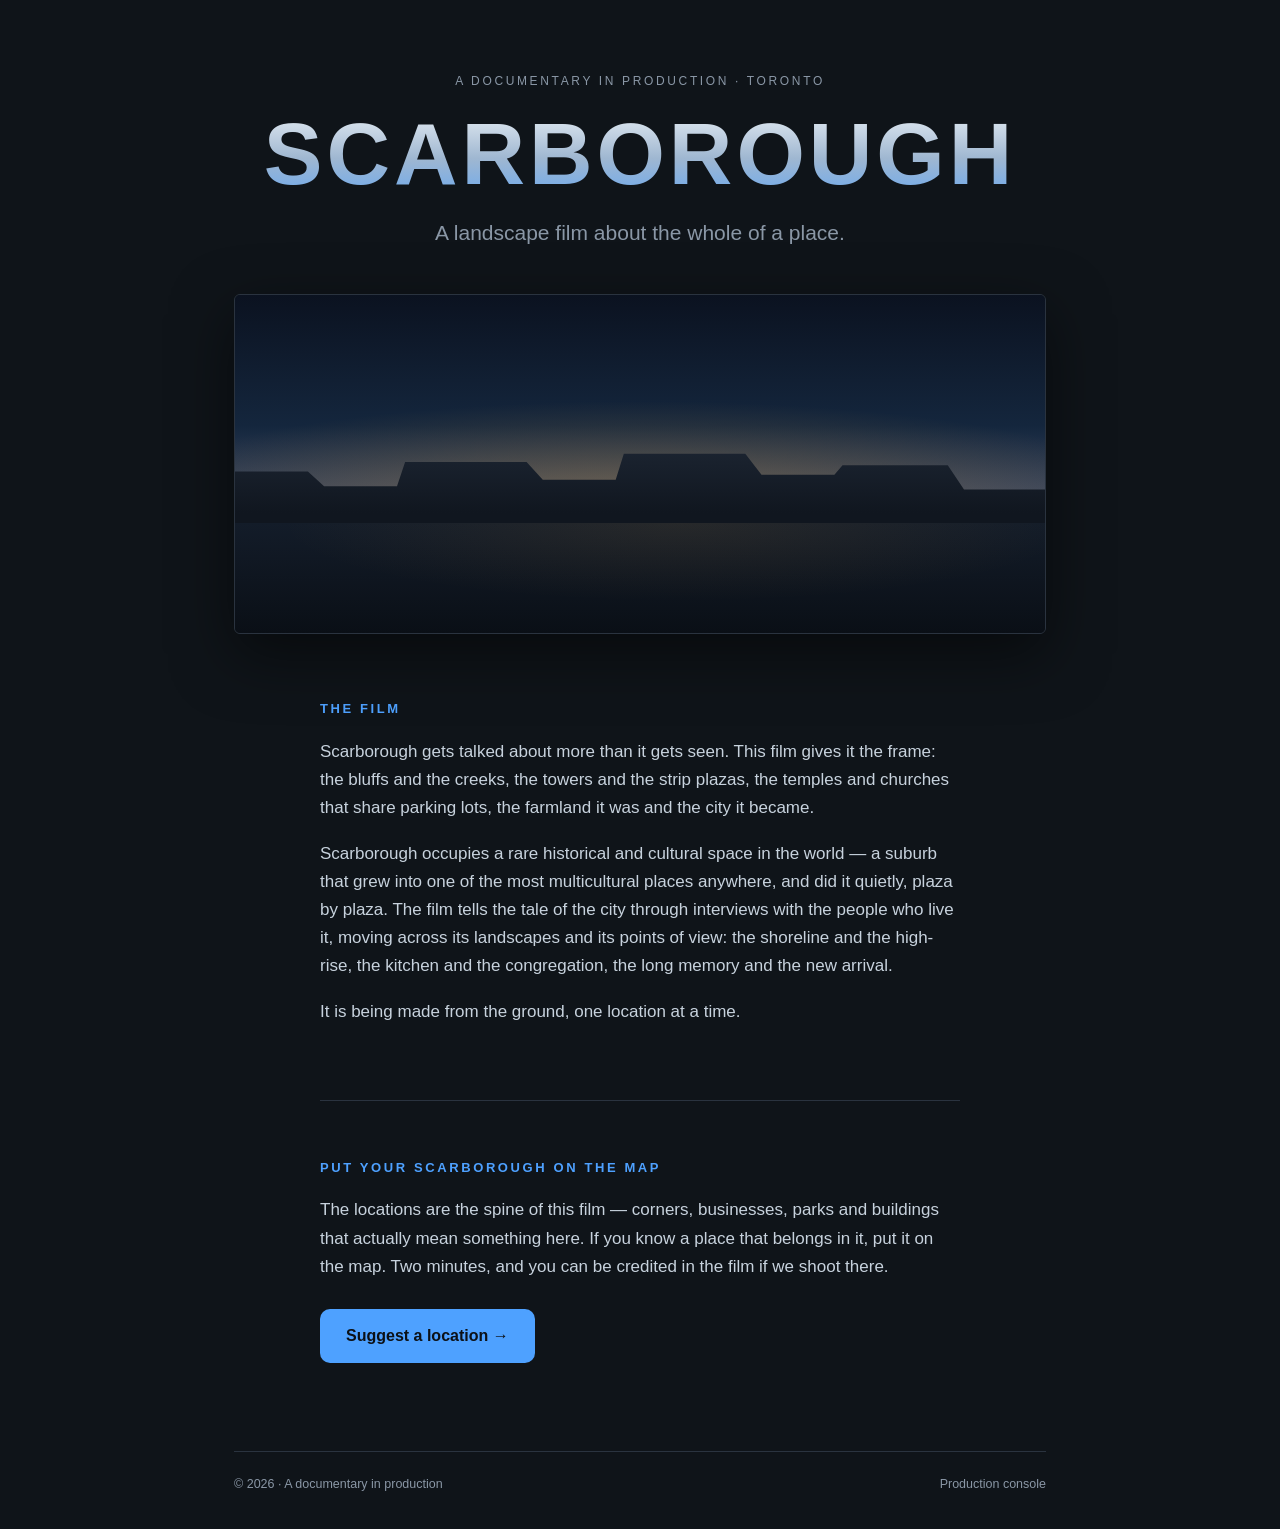
<file: index.html>
<!DOCTYPE html>
<html lang="en">
<head>
  <meta charset="UTF-8" />
  <meta name="viewport" content="width=device-width, initial-scale=1.0" />
  <title>Scarborough — a documentary</title>
  <meta name="description" content="A landscape documentary about the whole of Scarborough — its history, its cultures, and the people who carry both. In production now." />
  <meta name="theme-color" content="#0f1419" />
  <meta property="og:title" content="Scarborough — a documentary" />
  <meta property="og:description" content="A landscape film about the whole of Scarborough, told through its places and the people who know them." />
  <meta property="og:type" content="website" />
  <link rel="apple-touch-icon" href="icons/apple-touch-icon.png" />
  <link rel="icon" href="icons/icon-192.png" />
  <script>
    // Installed-PWA safety net: home-screen installs made before the console
    // moved to /app/ still open "/" — send them straight into the app.
    if (window.matchMedia("(display-mode: standalone)").matches || window.navigator.standalone === true) {
      window.location.replace("/app/");
    }
  </script>
  <link rel="stylesheet" href="landing.css" />
</head>
<body>
  <main id="page">

    <header class="hero">
      <p class="kicker">A documentary in production · Toronto</p>
      <h1>SCARBOROUGH</h1>
      <p class="sub">A landscape film about the whole of a place.</p>
      <div class="frame" role="img" aria-label="A widescreen frame: dusk sky over the Scarborough Bluffs and Lake Ontario">
        <div class="sky"></div>
        <div class="bluffs"></div>
        <div class="lake"></div>
      </div>
    </header>

    <section class="about">
      <h2>The film</h2>
      <p>
        Scarborough gets talked about more than it gets seen. This film gives it the frame:
        the bluffs and the creeks, the towers and the strip plazas, the temples and churches
        that share parking lots, the farmland it was and the city it became.
      </p>
      <p>
        Scarborough occupies a rare historical and cultural space in the world — a suburb that
        grew into one of the most multicultural places anywhere, and did it quietly, plaza by
        plaza. The film tells the tale of the city through interviews with the people who live
        it, moving across its landscapes and its points of view: the shoreline and the
        high-rise, the kitchen and the congregation, the long memory and the new arrival.
      </p>
      <p>
        It is being made from the ground, one location at a time.
      </p>
    </section>

    <section class="contribute">
      <h2>Put your Scarborough on the map</h2>
      <p>
        The locations are the spine of this film — corners, businesses, parks and buildings
        that actually mean something here. If you know a place that belongs in it, put it on
        the map. Two minutes, and you can be credited in the film if we shoot there.
      </p>
      <a class="cta" href="/suggest">Suggest a location →</a>
    </section>

    <footer class="foot">
      <span>© 2026 · A documentary in production</span>
      <a class="quiet" href="/app/">Production console</a>
    </footer>

  </main>
</body>
</html>
</file>
<file: landing.css>
/* Scarborough — a documentary · public landing page
   Same palette as the console app (see app/styles.css), no external assets:
   the hero "frame" is a 2.39:1 letterboxed dusk over the Bluffs drawn in CSS. */

:root {
  --bg: #0f1419;
  --panel: #161c24;
  --line: #2a333f;
  --text: #e6edf3;
  --muted: #8a97a6;
  --accent: #4ea1ff;
  --amber: #f0a93b;
}

* { box-sizing: border-box; }
html { scroll-behavior: smooth; }
body {
  margin: 0;
  background: var(--bg);
  color: var(--text);
  font-family: -apple-system, BlinkMacSystemFont, "Segoe UI", Roboto, sans-serif;
  line-height: 1.65;
  -webkit-font-smoothing: antialiased;
}

#page { max-width: 860px; margin: 0 auto; padding: 0 24px; }

/* ---------- hero ---------- */
.hero { padding: 72px 0 8px; text-align: center; }
.kicker {
  margin: 0 0 18px;
  font-size: 12px;
  letter-spacing: .22em;
  text-transform: uppercase;
  color: var(--muted);
}
.hero h1 {
  margin: 0;
  font-size: clamp(40px, 9.6vw, 88px);
  font-weight: 800;
  letter-spacing: .045em;
  line-height: 1;
  /* dusk gradient through the letterforms */
  background: linear-gradient(180deg, #e6edf3 0%, #9fb7d1 55%, #4ea1ff 130%);
  -webkit-background-clip: text;
  background-clip: text;
  color: transparent;
}
.hero .sub {
  margin: 18px 0 44px;
  font-size: clamp(16px, 2.6vw, 21px);
  color: var(--muted);
}

/* The widescreen frame: sky, bluff face, lake — pure CSS, prints nothing wrong,
   loads nothing. 2.39:1, the aspect the film is shot in. */
.frame {
  position: relative;
  aspect-ratio: 2.39 / 1;
  border-radius: 6px;
  overflow: hidden;
  border: 1px solid var(--line);
  box-shadow: 0 20px 60px rgba(0, 0, 0, .5);
}
.frame .sky {
  position: absolute; inset: 0 0 38% 0;
  background:
    radial-gradient(120% 90% at 50% 100%, rgba(240, 169, 59, .32) 0%, rgba(240, 169, 59, 0) 55%),
    linear-gradient(180deg, #0b1220 0%, #14263d 62%, #3d4a63 100%);
}
.frame .bluffs {
  /* flat-topped cliff line — the Bluffs are plateaus with sheer faces, not peaks */
  position: absolute; left: 0; right: 0; bottom: 32%; height: 24%;
  background: linear-gradient(180deg, #1c2532 0%, #10161f 85%);
  clip-path: polygon(
    0 100%, 0 34%, 9% 34%, 11% 52%, 20% 52%, 21% 22%, 36% 22%, 38% 44%,
    47% 44%, 48% 12%, 63% 12%, 65% 38%, 74% 38%, 75% 26%, 88% 26%, 90% 56%, 100% 56%, 100% 100%);
}
.frame .lake {
  position: absolute; left: 0; right: 0; bottom: 0; height: 32.5%;
  background:
    radial-gradient(90% 130% at 55% 0%, rgba(240, 169, 59, .09) 0%, rgba(240, 169, 59, 0) 55%),
    linear-gradient(180deg, #131c29 0%, #0a0f16 100%);
}

/* ---------- sections ---------- */
section { padding: 56px 0 8px; max-width: 640px; margin: 0 auto; }
section h2 {
  font-size: 13px;
  letter-spacing: .2em;
  text-transform: uppercase;
  color: var(--accent);
  margin: 0 0 18px;
}
section p { margin: 0 0 18px; font-size: 17px; color: #c7d2dd; }

.contribute {
  border-top: 1px solid var(--line);
  margin-top: 48px;
}
.cta {
  display: inline-block;
  margin: 10px 0 8px;
  padding: 14px 26px;
  background: var(--accent);
  color: #0c1117;
  font-weight: 700;
  font-size: 16px;
  border-radius: 10px;
  text-decoration: none;
}
.cta:hover { filter: brightness(1.1); }
.cta:focus-visible { outline: 2px solid var(--text); outline-offset: 3px; }

/* ---------- footer ---------- */
.foot {
  margin-top: 72px;
  padding: 22px 0 34px;
  border-top: 1px solid var(--line);
  display: flex;
  justify-content: space-between;
  align-items: center;
  gap: 12px;
  flex-wrap: wrap;
  font-size: 12.5px;
  color: var(--muted);
}
.foot .quiet { color: var(--muted); text-decoration: none; }
.foot .quiet:hover { color: var(--accent); }

@media (max-width: 560px) {
  .hero { padding-top: 48px; }
  section { padding-top: 44px; }
  section p { font-size: 16px; }
}
</file>
